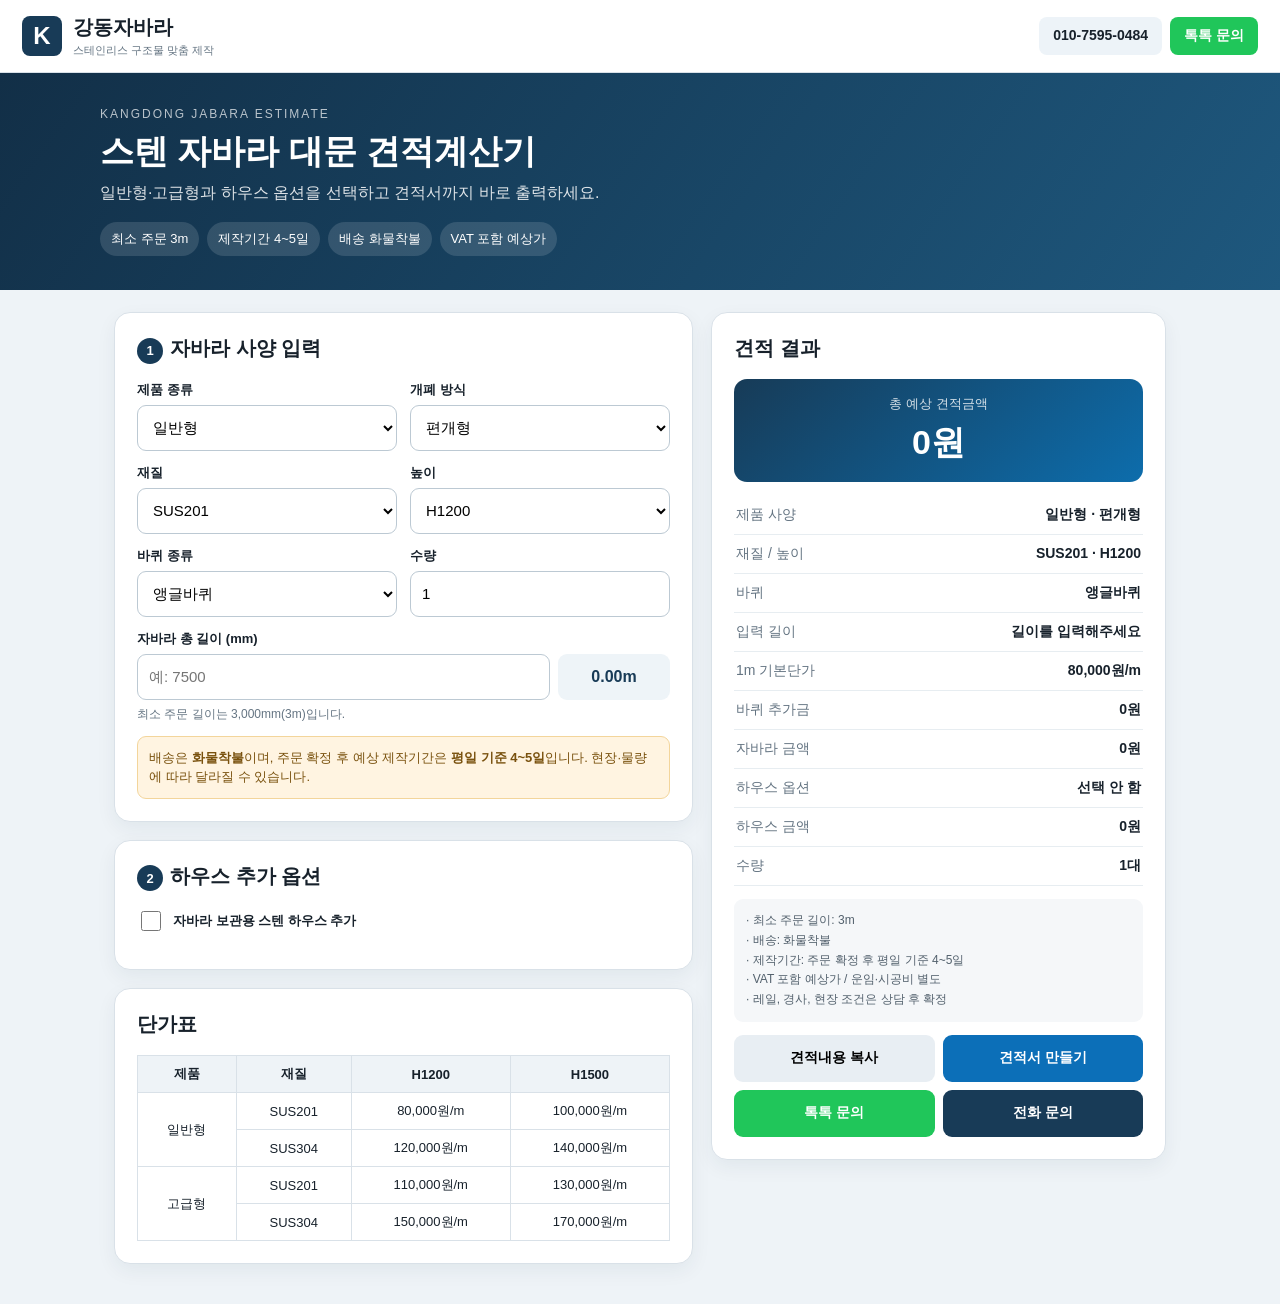
<file: jabara-calculator/index.html>
<!doctype html>
<html lang="ko">
<head>
<meta charset="utf-8">
<meta name="viewport" content="width=device-width,initial-scale=1">
<title>강동자바라 스텐 자바라 대문 견적계산기</title>
<style>
:root{--navy:#183b57;--blue:#0c6fb8;--light:#f4f7fa;--line:#d9e1e8;--text:#17212b;--muted:#647482;--red:#c8392b}
*{box-sizing:border-box} body{margin:0;font-family:Pretendard,"Noto Sans KR",Arial,sans-serif;color:var(--text);background:#eef3f7}
a{text-decoration:none;color:inherit}.top{background:#fff;border-bottom:1px solid var(--line);padding:14px 22px;display:flex;justify-content:space-between;align-items:center}
.brand{display:flex;gap:11px;align-items:center}.mark{width:40px;height:40px;border-radius:8px;background:var(--navy);color:#fff;display:grid;place-items:center;font-size:24px}
.brand strong{display:block;font-size:20px}.brand small{display:block;color:var(--muted);font-size:11px;margin-top:2px}.toplinks{display:flex;gap:8px}.toplinks a{padding:10px 14px;border-radius:8px;font-weight:800;font-size:14px}.phone{background:#edf3f8}.talk{background:#20c65a;color:#fff}
.hero{background:linear-gradient(125deg,#122f47,#1e587e);color:#fff;padding:34px 20px}.hero-inner{max-width:1080px;margin:auto}.eyebrow{font-size:12px;letter-spacing:2px;opacity:.7}.hero h1{font-size:34px;margin:8px 0}.hero p{margin:0;opacity:.86}.badges{display:flex;gap:8px;flex-wrap:wrap;margin-top:18px}.badges span{font-size:13px;background:rgba(255,255,255,.13);padding:8px 11px;border-radius:999px}
.wrap{max-width:1080px;margin:22px auto;padding:0 14px}.layout{display:grid;grid-template-columns:1.12fr .88fr;gap:18px}.card{background:#fff;border:1px solid var(--line);border-radius:16px;padding:22px;box-shadow:0 7px 20px rgba(18,47,71,.06);margin-bottom:18px}
.card h2{font-size:20px;margin:0 0 17px}.step{display:inline-grid;place-items:center;width:26px;height:26px;background:var(--navy);color:#fff;border-radius:50%;font-size:13px;margin-right:7px}
.formgrid{display:grid;grid-template-columns:1fr 1fr;gap:13px}.field.full{grid-column:1/-1}label{display:block;font-size:13px;font-weight:800;margin-bottom:6px}
select,input{width:100%;height:46px;border:1px solid #bcc9d3;border-radius:9px;padding:0 11px;font-size:15px;background:#fff}
.inline{display:grid;grid-template-columns:1fr 112px;gap:8px}.meter{height:46px;border-radius:9px;background:#eef4f8;display:grid;place-items:center;font-weight:900;color:var(--navy)}
.help{font-size:12px;color:var(--muted);line-height:1.5;margin-top:5px}.warn{background:#fff4e1;border:1px solid #f3d59b;color:#79510d;padding:11px;border-radius:9px;font-size:13px;line-height:1.5;margin-top:13px}
.switch{display:flex;align-items:center;gap:9px;margin:4px 0 13px}.switch input{width:20px;height:20px}.housebox{display:none;padding:14px;border-radius:11px;background:#f5f8fb;border:1px solid var(--line)}
.result-main{text-align:center;padding:16px;border-radius:13px;background:linear-gradient(140deg,#173b57,#0d6dac);color:#fff}.result-main span{display:block;font-size:13px;opacity:.82}.result-main strong{display:block;font-size:34px;margin-top:7px}
.rows{margin-top:14px}.row{display:flex;justify-content:space-between;gap:12px;padding:10px 2px;border-bottom:1px solid #e7edf1;font-size:14px}.row span:first-child{color:var(--muted)}.row b{text-align:right}
.notice{margin-top:13px;padding:12px;background:#f5f7f9;border-radius:9px;font-size:12px;line-height:1.65;color:#53616d}
.buttons{display:grid;grid-template-columns:1fr 1fr;gap:8px;margin-top:13px}.btn{height:47px;border:0;border-radius:9px;font-size:14px;font-weight:900;cursor:pointer;display:flex;align-items:center;justify-content:center}.primary{background:var(--blue);color:#fff}.dark{background:var(--navy);color:#fff}.light{background:#e8eef3}.green{background:#20c65a;color:#fff}
.tablewrap{overflow:auto}table{width:100%;border-collapse:collapse;font-size:13px}th,td{padding:9px;border:1px solid var(--line);text-align:center}th{background:#eef3f7}
.quote-modal{position:fixed;inset:0;background:rgba(0,0,0,.62);z-index:50;display:none;padding:18px;overflow:auto}.quote-sheet{max-width:820px;margin:auto;background:#fff;padding:35px;min-height:1000px}
.q-head{display:flex;justify-content:space-between;border-bottom:3px solid #1d3d56;padding-bottom:18px}.q-head h1{font-size:30px;letter-spacing:10px;margin:13px 0 0}.q-company{text-align:right;font-size:12px;line-height:1.65}.q-info{display:grid;grid-template-columns:1fr 1fr;gap:18px;margin:20px 0}.q-box{border:1px solid #bbb}.q-box div{display:grid;grid-template-columns:110px 1fr;border-bottom:1px solid #ddd;min-height:36px}.q-box div:last-child{border-bottom:0}.q-box span{background:#f1f3f5;padding:9px;font-weight:800}.q-box b,.q-box input{padding:9px;border:0;height:auto;font-weight:500}
.q-total{text-align:right;font-size:21px;font-weight:900;margin:18px 0}.q-terms{font-size:13px;line-height:1.8;margin-top:18px;border:1px solid #ccc;padding:14px}.modal-actions{max-width:820px;margin:10px auto;display:flex;gap:8px;justify-content:flex-end}.modal-actions button{padding:12px 18px;border:0;border-radius:8px;font-weight:900;cursor:pointer}
@media(max-width:820px){.layout{grid-template-columns:1fr}.hero h1{font-size:28px}.top{padding:11px}.brand small{display:none}.toplinks .phone{display:none}.quote-sheet{padding:18px}.q-info{grid-template-columns:1fr}.q-head h1{font-size:24px;letter-spacing:4px}}
@media print{body>*:not(.quote-modal){display:none!important}.quote-modal{position:static;display:block!important;background:#fff;padding:0}.quote-sheet{max-width:none;margin:0;padding:12mm;min-height:auto}.modal-actions{display:none}.quote-sheet input{border:0}.q-company{font-size:11px}}
</style>
</head>
<body>
<header class="top">
  <div class="brand"><b class="mark">K</b><span><strong>강동자바라</strong><small>스테인리스 구조물 맞춤 제작</small></span></div>
  <div class="toplinks"><a class="phone" href="tel:01075950484">010-7595-0484</a><a class="talk" href="https://talk.naver.com/ct/w4a85f?frm=psf" target="_blank">톡톡 문의</a></div>
</header>
<section class="hero"><div class="hero-inner">
  <div class="eyebrow">KANGDONG JABARA ESTIMATE</div>
  <h1>스텐 자바라 대문 견적계산기</h1>
  <p>일반형·고급형과 하우스 옵션을 선택하고 견적서까지 바로 출력하세요.</p>
  <div class="badges"><span>최소 주문 3m</span><span>제작기간 4~5일</span><span>배송 화물착불</span><span>VAT 포함 예상가</span></div>
</div></section>

<main class="wrap">
<div class="layout">
<section>
<div class="card">
<h2><span class="step">1</span>자바라 사양 입력</h2>
<div class="formgrid">
  <div class="field"><label>제품 종류</label><select id="type"><option value="normal">일반형</option><option value="premium">고급형</option></select></div>
  <div class="field"><label>개폐 방식</label><select id="openType"><option>편개형</option><option>양개형</option></select></div>
  <div class="field"><label>재질</label><select id="material"><option value="201">SUS201</option><option value="304">SUS304</option></select></div>
  <div class="field"><label>높이</label><select id="height"><option value="1200">H1200</option><option value="1500">H1500</option></select></div>
  <div class="field"><label>바퀴 종류</label><select id="wheel"><option value="angle">앵글바퀴</option><option value="60">60파이 우레탄</option><option value="100">100파이 우레탄 (+5,000원/m)</option></select></div>
  <div class="field"><label>수량</label><input id="qty" type="number" min="1" value="1"></div>
  <div class="field full"><label>자바라 총 길이 (mm)</label><div class="inline"><input id="length" type="number" min="3000" step="10" placeholder="예: 7500"><div class="meter" id="meter">0.00m</div></div><div class="help">최소 주문 길이는 3,000mm(3m)입니다.</div></div>
</div>
<div class="warn">배송은 <b>화물착불</b>이며, 주문 확정 후 예상 제작기간은 <b>평일 기준 4~5일</b>입니다. 현장·물량에 따라 달라질 수 있습니다.</div>
</div>

<div class="card">
<h2><span class="step">2</span>하우스 추가 옵션</h2>
<label class="switch"><input id="houseUse" type="checkbox"> 자바라 보관용 스텐 하우스 추가</label>
<div class="housebox" id="houseBox">
  <div class="formgrid">
    <div class="field"><label>하우스 높이</label><select id="houseHeight"><option value="1350">H1350</option><option value="1650">H1650</option></select></div>
    <div class="field"><label>하우스 재질</label><select id="houseMaterial"><option value="201">SUS201</option><option value="304">SUS304</option></select></div>
  </div>
  <div class="help" id="houseGuide">입력 길이에 맞춰 하우스 깊이 구간과 가격이 자동 적용됩니다.</div>
</div>
</div>

<div class="card">
<h2>단가표</h2>
<div class="tablewrap"><table>
<thead><tr><th>제품</th><th>재질</th><th>H1200</th><th>H1500</th></tr></thead>
<tbody>
<tr><td rowspan="2">일반형</td><td>SUS201</td><td>80,000원/m</td><td>100,000원/m</td></tr>
<tr><td>SUS304</td><td>120,000원/m</td><td>140,000원/m</td></tr>
<tr><td rowspan="2">고급형</td><td>SUS201</td><td>110,000원/m</td><td>130,000원/m</td></tr>
<tr><td>SUS304</td><td>150,000원/m</td><td>170,000원/m</td></tr>
</tbody></table></div>
</div>
</section>

<aside>
<div class="card" style="position:sticky;top:14px">
<h2>견적 결과</h2>
<div class="result-main"><span>총 예상 견적금액</span><strong id="total">0원</strong></div>
<div class="rows">
<div class="row"><span>제품 사양</span><b id="rSpec">일반형 · 편개형</b></div>
<div class="row"><span>재질 / 높이</span><b id="rMat">SUS201 · H1200</b></div>
<div class="row"><span>바퀴</span><b id="rWheel">앵글바퀴</b></div>
<div class="row"><span>입력 길이</span><b id="rLength">길이를 입력해주세요</b></div>
<div class="row"><span>1m 기본단가</span><b id="rUnit">0원</b></div>
<div class="row"><span>바퀴 추가금</span><b id="rWheelPrice">0원</b></div>
<div class="row"><span>자바라 금액</span><b id="rGate">0원</b></div>
<div class="row"><span>하우스 옵션</span><b id="rHouseName">선택 안 함</b></div>
<div class="row"><span>하우스 금액</span><b id="rHouse">0원</b></div>
<div class="row"><span>수량</span><b id="rQty">1대</b></div>
</div>
<div class="notice">
· 최소 주문 길이: 3m<br>
· 배송: 화물착불<br>
· 제작기간: 주문 확정 후 평일 기준 4~5일<br>
· VAT 포함 예상가 / 운임·시공비 별도<br>
· 레일, 경사, 현장 조건은 상담 후 확정
</div>
<div class="buttons"><button class="btn light" id="copy">견적내용 복사</button><button class="btn primary" id="quote">견적서 만들기</button><a class="btn green" href="https://talk.naver.com/ct/w4a85f?frm=psf" target="_blank">톡톡 문의</a><a class="btn dark" href="tel:01075950484">전화 문의</a></div>
</div>
</aside>
</div>
</main>

<div class="quote-modal" id="modal">
<div class="quote-sheet">
  <div class="q-head">
    <div><div style="font-weight:900;font-size:20px;color:#173b57">강동자바라</div><h1>견 적 서</h1></div>
    <div class="q-company"><b>(주)강동자바라</b><br>사업자등록번호 221-81-49797<br>경기도 광주시 곤지암읍 구수동길 1-26<br>담당 010-7595-0484</div>
  </div>
  <div class="q-info">
    <div class="q-box">
      <div><span>견적번호</span><b id="qNo"></b></div>
      <div><span>견적일자</span><b id="qDate"></b></div>
      <div><span>유효기간</span><b>견적일로부터 7일</b></div>
    </div>
    <div class="q-box">
      <div><span>수신</span><input id="customer" placeholder="고객명 또는 업체명"></div>
      <div><span>연락처</span><input id="customerPhone" placeholder="연락처"></div>
      <div><span>담당자</span><b>강동자바라</b></div>
    </div>
  </div>
  <table>
    <thead><tr><th>품목</th><th>규격 및 사양</th><th>수량</th><th>단가</th><th>공급가액</th></tr></thead>
    <tbody id="qBody"></tbody>
  </table>
  <div class="q-total">합계금액(VAT 포함): <span id="qTotal"></span></div>
  <div class="q-terms">
    <b>거래 조건</b><br>
    1. 최소 주문 길이는 3m입니다.<br>
    2. 배송비는 화물착불이며 지역 및 화물 크기에 따라 운임이 달라집니다.<br>
    3. 예상 제작기간은 주문 확정 및 결제 후 평일 기준 4~5일입니다.<br>
    4. 레일, 경사, 설치·시공비 및 현장 특수조건은 별도 견적입니다.<br>
    5. 본 견적은 입력 사양을 기준으로 한 예상 견적이며 최종 제작 전 담당자 확인이 필요합니다.
  </div>
  <div style="text-align:center;margin-top:50px;font-size:18px;font-weight:900">위와 같이 견적합니다.</div>
</div>
<div class="modal-actions"><button onclick="closeQuote()">닫기</button><button style="background:#173b57;color:#fff" onclick="window.print()">PDF 저장 / 인쇄</button></div>
</div>

<script>
const PRICES={
 normal:{201:{1200:80000,1500:100000},304:{1200:120000,1500:140000}},
 premium:{201:{1200:110000,1500:130000},304:{1200:150000,1500:170000}}
};
const HOUSE={
 1350:{201:[250000,350000,450000,500000,600000],304:[300000,450000,550000,600000,700000]},
 1650:{201:[300000,450000,550000,600000,700000],304:[350000,500000,600000,650000,750000]}
};
const HOUSE_LABELS=["3~7.5m / 깊이 1000mm","8.5~10m / 깊이 1300mm","11~13m / 깊이 1700mm","14~16m / 깊이 2000mm","17~20m / 별도 확인"];
const $=id=>document.getElementById(id);
const won=n=>(Math.round(n)||0).toLocaleString("ko-KR")+"원";
function houseIndex(m){if(m<=7.5)return 0;if(m<=10)return 1;if(m<=13)return 2;if(m<=16)return 3;if(m<=20)return 4;return -1}
function calc(){
 const type=$("type").value, open=$("openType").value, mat=$("material").value, h=$("height").value;
 const wheel=$("wheel").value, mm=Number($("length").value)||0, m=mm/1000, qty=Math.max(1,Number($("qty").value)||1);
 $("meter").textContent=m.toFixed(2)+"m";
 const valid=m>=3;
 const unit=PRICES[type][mat][h], wheelPerM=wheel==="100"?5000:0;
 const gateOne=valid?(unit+wheelPerM)*m:0;
 let housePrice=0, houseLabel="선택 안 함", hi=-1;
 if($("houseUse").checked && valid){
   hi=houseIndex(m);
   if(hi>=0){const hh=$("houseHeight").value, hm=$("houseMaterial").value; housePrice=HOUSE[hh][hm][hi];houseLabel=`H${hh} · SUS${hm} · ${HOUSE_LABELS[hi]}`;}
   else houseLabel="20m 초과 · 별도 문의";
 }
 const total=(gateOne+housePrice)*qty;
 $("rSpec").textContent=(type==="normal"?"일반형":"고급형")+" · "+open;
 $("rMat").textContent="SUS"+mat+" · H"+h;
 $("rWheel").textContent=wheel==="angle"?"앵글바퀴":wheel+"파이 우레탄";
 $("rLength").textContent=valid?mm.toLocaleString()+"mm ("+m.toFixed(2)+"m)":(mm?"최소 3,000mm 이상 입력":"길이를 입력해주세요");
 $("rUnit").textContent=won(unit)+"/m";
 $("rWheelPrice").textContent=won(valid?wheelPerM*m:0);
 $("rGate").textContent=won(gateOne*qty);
 $("rHouseName").textContent=houseLabel;
 $("rHouse").textContent=won(housePrice*qty);
 $("rQty").textContent=qty+"대";
 $("total").textContent=won(total);
 if($("houseUse").checked){
   $("houseGuide").textContent=valid?(hi>=0?"자동 적용: "+HOUSE_LABELS[hi]:"20m 초과는 하우스 별도 문의가 필요합니다."):"길이를 입력하면 하우스 구간이 자동 적용됩니다.";
 }
 return {type,open,mat,h,wheel,mm,m,qty,valid,unit,wheelPerM,gateOne,housePrice,houseLabel,total};
}
["type","openType","material","height","wheel","length","qty","houseHeight","houseMaterial"].forEach(id=>$(id).addEventListener("input",calc));
$("houseUse").addEventListener("change",()=>{$("houseBox").style.display=$("houseUse").checked?"block":"none";calc()});
$("height").addEventListener("change",()=>{$("houseHeight").value=$("height").value==="1200"?"1350":"1650";calc()});
function textQuote(x){
 return `[강동자바라 자바라 대문 예상견적]
제품: ${x.type==="normal"?"일반형":"고급형"} / ${x.open}
재질·높이: SUS${x.mat} / H${x.h}
길이: ${x.mm.toLocaleString()}mm (${x.m.toFixed(2)}m)
바퀴: ${x.wheel==="angle"?"앵글바퀴":x.wheel+"파이 우레탄"}
수량: ${x.qty}대
자바라 금액: ${won(x.gateOne*x.qty)}
하우스: ${x.houseLabel}
하우스 금액: ${won(x.housePrice*x.qty)}
총 예상금액: ${won(x.total)}
배송: 화물착불
제작기간: 주문 확정 후 평일 기준 4~5일
※ VAT 포함 예상가 / 운임·시공비 별도`;
}
$("copy").onclick=async()=>{const x=calc();if(!x.valid)return alert("최소 3,000mm 이상 입력해주세요.");try{await navigator.clipboard.writeText(textQuote(x));alert("견적내용을 복사했습니다.");}catch(e){prompt("아래 내용을 복사해주세요.",textQuote(x));}};
$("quote").onclick=()=>{const x=calc();if(!x.valid)return alert("최소 3,000mm 이상 입력해주세요.");openQuote(x)};
function openQuote(x){
 const d=new Date(), ds=d.toLocaleDateString("ko-KR"), no="KD-"+d.getFullYear()+String(d.getMonth()+1).padStart(2,"0")+String(d.getDate()).padStart(2,"0")+"-"+String(Date.now()).slice(-5);
 $("qNo").textContent=no;$("qDate").textContent=ds;$("qTotal").textContent=won(x.total);
 const wheelName=x.wheel==="angle"?"앵글바퀴":x.wheel+"파이 우레탄";
 let rows=`<tr><td>스텐 자바라 대문</td><td>${x.type==="normal"?"일반형":"고급형"} / ${x.open} / SUS${x.mat} / H${x.h}<br>${x.mm.toLocaleString()}mm (${x.m.toFixed(2)}m) / ${wheelName}</td><td>${x.qty}대</td><td>${won((x.unit+x.wheelPerM)*x.m)}</td><td>${won(x.gateOne*x.qty)}</td></tr>`;
 if(x.housePrice)rows+=`<tr><td>스텐 하우스</td><td>${x.houseLabel}</td><td>${x.qty}개</td><td>${won(x.housePrice)}</td><td>${won(x.housePrice*x.qty)}</td></tr>`;
 $("qBody").innerHTML=rows;$("modal").style.display="block";document.body.style.overflow="hidden";
}
function closeQuote(){$("modal").style.display="none";document.body.style.overflow=""}window.closeQuote=closeQuote;
calc();
</script>
</body>
</html>
</file>
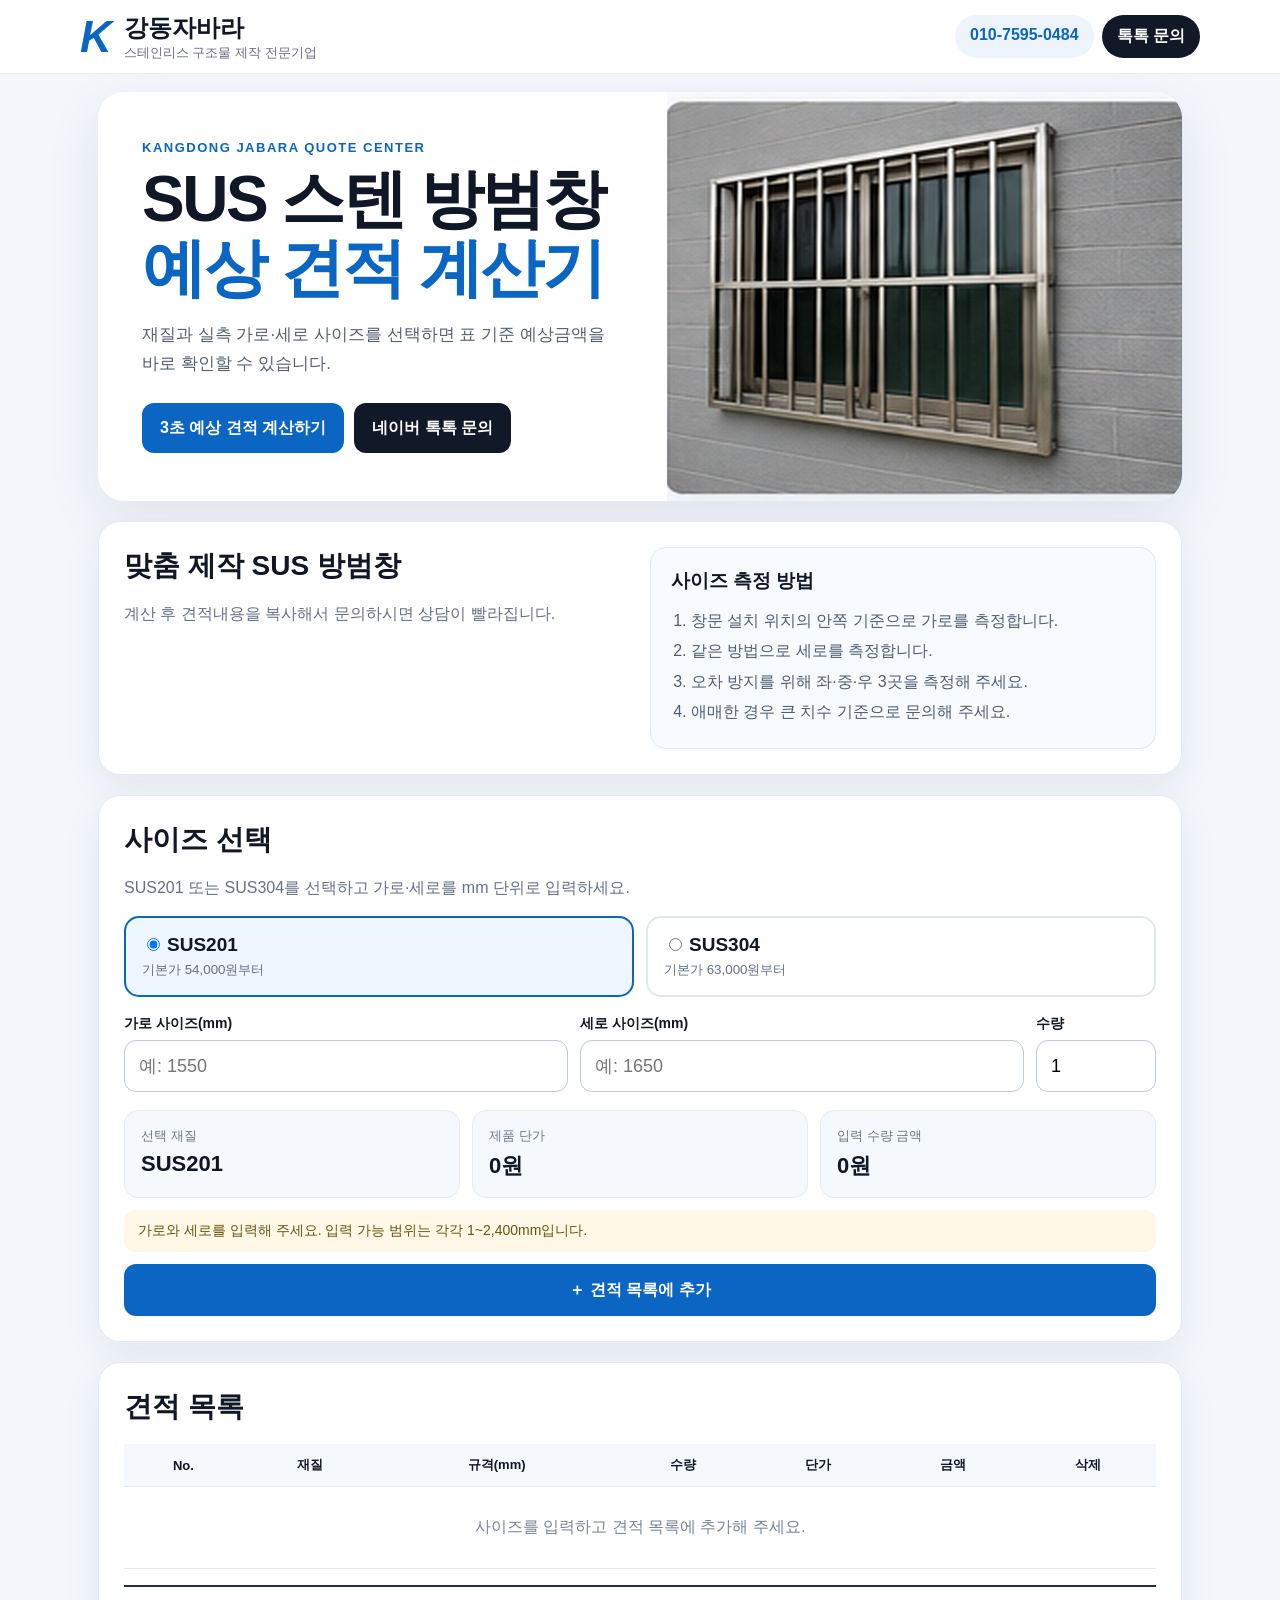
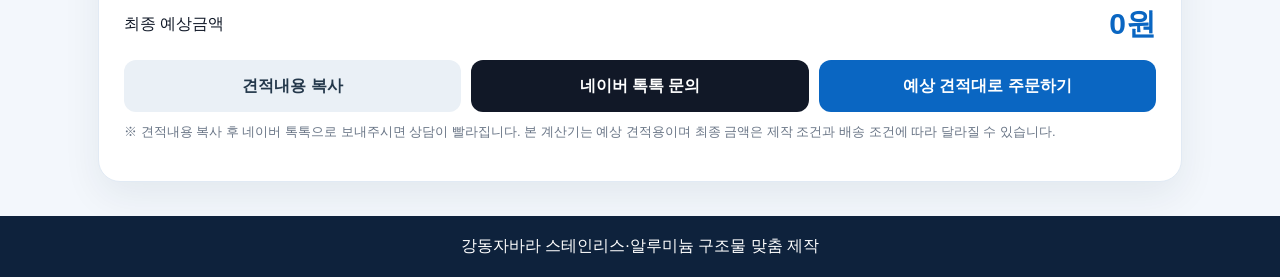
<file: window-guard-table-calculator/index.html>
<!doctype html><html lang="ko"><head><meta charset="utf-8"><meta name="viewport" content="width=device-width,initial-scale=1"><title>강동자바라 SUS 스텐 방범창 견적센터</title><style>
*{box-sizing:border-box}html{scroll-behavior:smooth}body{margin:0;background:#f3f7fc;color:#101827;font-family:Arial,"Malgun Gothic",sans-serif}a{color:inherit}header{height:74px;background:#fff;border-bottom:1px solid #e6ecf4;display:flex;align-items:center;justify-content:space-between;padding:0 max(18px,calc((100vw - 1120px)/2));position:sticky;top:0;z-index:10}.brand{display:flex;align-items:center;gap:12px}.mark{font-size:44px;color:#0a66c2;font-style:italic}.brand strong,.brand small{display:block}.brand strong{font-size:24px}.brand small{color:#667085}nav{display:flex;gap:8px}nav a{padding:11px 15px;border-radius:999px;background:#eef4fb;color:#0a66c2;text-decoration:none;font-weight:900}nav .talk{background:#111827;color:#fff}main{width:min(1120px,100%);margin:auto;padding:18px 18px 34px}.hero{display:grid;grid-template-columns:1.05fr .95fr;background:#fff;border-radius:26px;overflow:hidden;box-shadow:0 18px 55px rgba(18,38,63,.09);min-height:390px}.hero-copy{padding:48px 44px;display:flex;flex-direction:column;justify-content:center}.eyebrow{margin:0 0 10px;color:#0a66c2;font-weight:900;letter-spacing:1.5px;font-size:13px}h1{margin:0;font-size:clamp(40px,5vw,64px);line-height:1.08;letter-spacing:-2.5px}h1 em{display:block;color:#0a66c2;font-style:normal}.lead{margin:18px 0 0;color:#536071;line-height:1.7;font-size:17px}.hero-actions{display:flex;gap:10px;margin-top:24px}.hero-actions a{height:50px;padding:0 18px;border-radius:12px;display:inline-flex;align-items:center;justify-content:center;text-decoration:none;font-weight:900}.primary{background:#0a66c2;color:#fff}.dark{background:#111827;color:#fff}.hero img{width:100%;height:100%;min-height:390px;object-fit:cover}.panel{margin-top:20px;background:#fff;border:1px solid #e1eaf4;border-radius:22px;padding:25px;box-shadow:0 14px 38px rgba(18,38,63,.07)}.panel h2{margin:0 0 6px;font-size:28px}.muted{color:#667085;line-height:1.6}.measure{display:grid;grid-template-columns:1fr 1fr;gap:20px}.guide{background:#f7faff;border:1px solid #dce9f8;border-radius:16px;padding:20px}.guide h3{margin:0 0 12px}.guide ol{margin:0;padding-left:20px;line-height:1.9;color:#4f5e70}.form{display:grid;grid-template-columns:1fr 1fr 120px;gap:12px}label.title{display:block;font-size:14px;font-weight:900;margin-bottom:7px}input[type=number]{width:100%;height:52px;border:1px solid #becadd;border-radius:12px;padding:0 14px;font-size:18px;outline:none}input[type=number]:focus{border-color:#0a66c2;box-shadow:0 0 0 3px rgba(10,102,194,.1)}.materials{display:grid;grid-template-columns:1fr 1fr;gap:12px;margin-bottom:18px}.material{border:2px solid #dfe8f2;border-radius:15px;padding:16px;cursor:pointer;background:#fff}.material.active{border-color:#0a66c2;background:#eef6ff}.material strong{display:block;font-size:19px}.material small{display:block;margin-top:5px;color:#647184}.material input{margin-right:7px}.summary{display:grid;grid-template-columns:repeat(3,1fr);gap:12px;margin-top:18px}.summary>div{background:#f5f8fc;border:1px solid #e4ebf3;border-radius:14px;padding:16px}.summary span{display:block;color:#6b7788;font-size:13px;margin-bottom:6px}.summary strong{font-size:22px}.range{margin-top:12px;padding:12px 14px;border-radius:11px;background:#fff8e6;color:#6a5310;font-size:14px}button,.btn{border:0;height:52px;border-radius:12px;padding:0 18px;font-size:16px;font-weight:900;cursor:pointer;text-decoration:none;display:flex;align-items:center;justify-content:center}.add{width:100%;margin-top:12px;background:#0a66c2;color:#fff}table{width:100%;border-collapse:collapse;margin-top:12px}th,td{border-bottom:1px solid #e5ebf2;padding:12px 8px;text-align:center}th{background:#f5f8fc;font-size:13px}.del{background:none;color:#c62828;height:auto;padding:4px}.empty{color:#788595;padding:30px}.total{display:flex;align-items:center;justify-content:space-between;border-top:2px solid #19334e;margin-top:16px;padding-top:17px}.total strong{font-size:30px;color:#0a66c2}.actions{display:grid;grid-template-columns:1fr 1fr 1fr;gap:10px;margin-top:15px}.secondary{background:#eaf0f6;color:#24384b}.notice{font-size:13px;color:#697586;line-height:1.6;margin-top:10px}footer{background:#0e223c;color:#fff;text-align:center;padding:20px}@media(max-width:850px){.hero{grid-template-columns:1fr}.hero img{height:260px;min-height:260px}.measure{grid-template-columns:1fr}.form{grid-template-columns:1fr 1fr}.form .qty{grid-column:1/-1}.actions{grid-template-columns:1fr}}@media(max-width:600px){header{height:auto;align-items:flex-start;flex-direction:column;gap:10px;padding:12px 15px}nav{width:100%}nav a{flex:1;text-align:center}main{padding:10px 8px 24px}.hero-copy{padding:32px 22px}h1{font-size:42px;letter-spacing:-1.5px}.hero-actions{flex-direction:column}.panel{padding:18px}.materials,.summary{grid-template-columns:1fr}table{font-size:12px}th,td{padding:9px 4px}}
</style></head><body><header><div class="brand"><b class="mark">K</b><span><strong>강동자바라</strong><small>스테인리스 구조물 제작 전문기업</small></span></div><nav><a href="tel:01075950484">010-7595-0484</a><a class="talk" href="https://talk.naver.com/ct/w4a85f?frm=psf" target="_blank">톡톡 문의</a></nav></header><main><section class="hero"><div class="hero-copy"><p class="eyebrow">KANGDONG JABARA QUOTE CENTER</p><h1>SUS 스텐 방범창<em>예상 견적 계산기</em></h1><p class="lead">재질과 실측 가로·세로 사이즈를 선택하면 표 기준 예상금액을 바로 확인할 수 있습니다.</p><div class="hero-actions"><a class="primary" href="#calculator">3초 예상 견적 계산하기</a><a class="dark" href="https://talk.naver.com/ct/w4a85f?frm=psf" target="_blank">네이버 톡톡 문의</a></div></div><img src="stainless-window.jpg" alt="SUS 스텐 방범창 제품 이미지"></section>
<section class="panel measure"><div><h2>맞춤 제작 SUS 방범창</h2><p class="muted">계산 후 견적내용을 복사해서 문의하시면 상담이 빨라집니다.</p></div><div class="guide"><h3>사이즈 측정 방법</h3><ol><li>창문 설치 위치의 안쪽 기준으로 가로를 측정합니다.</li><li>같은 방법으로 세로를 측정합니다.</li><li>오차 방지를 위해 좌·중·우 3곳을 측정해 주세요.</li><li>애매한 경우 큰 치수 기준으로 문의해 주세요.</li></ol></div></section>
<section class="panel" id="calculator"><h2>사이즈 선택</h2><p class="muted">SUS201 또는 SUS304를 선택하고 가로·세로를 mm 단위로 입력하세요.</p><div class="materials"><label class="material active"><strong><input type="radio" name="mat" value="201" checked>SUS201</strong><small>기본가 54,000원부터</small></label><label class="material"><strong><input type="radio" name="mat" value="304">SUS304</strong><small>기본가 63,000원부터</small></label></div><div class="form"><div><label class="title" for="w">가로 사이즈(mm)</label><input id="w" type="number" min="1" max="2400" placeholder="예: 1550"></div><div><label class="title" for="h">세로 사이즈(mm)</label><input id="h" type="number" min="1" max="2400" placeholder="예: 1650"></div><div class="qty"><label class="title" for="q">수량</label><input id="q" type="number" min="1" value="1"></div></div><div class="summary"><div><span>선택 재질</span><strong id="smat">SUS201</strong></div><div><span>제품 단가</span><strong id="unit">0원</strong></div><div><span>입력 수량 금액</span><strong id="sub">0원</strong></div></div><div class="range" id="range">가로와 세로를 입력해 주세요. 입력 가능 범위는 각각 1~2,400mm입니다.</div><button class="add" id="add">＋ 견적 목록에 추가</button></section>
<section class="panel"><h2>견적 목록</h2><div style="overflow-x:auto"><table><thead><tr><th>No.</th><th>재질</th><th>규격(mm)</th><th>수량</th><th>단가</th><th>금액</th><th>삭제</th></tr></thead><tbody id="rows"><tr><td colspan="7" class="empty">사이즈를 입력하고 견적 목록에 추가해 주세요.</td></tr></tbody></table></div><div class="total"><span>최종 예상금액</span><strong id="total">0원</strong></div><div class="actions"><button class="secondary" id="copy">견적내용 복사</button><a class="btn dark" href="https://talk.naver.com/ct/w4a85f?frm=psf" target="_blank">네이버 톡톡 문의</a><a class="btn primary" href="https://kdjavara.kr/product/테스트-sus-셀프-시공-304스테인리스-방범창-완조립제품-스텐-창문-셀프-설치-맞춤-제작/775/category/52/display/1/" target="_blank">예상 견적대로 주문하기</a></div><p class="notice">※ 견적내용 복사 후 네이버 톡톡으로 보내주시면 상담이 빨라집니다. 본 계산기는 예상 견적용이며 최종 금액은 제작 조건과 배송 조건에 따라 달라질 수 있습니다.</p></section></main><footer>강동자바라 스테인리스·알루미늄 구조물 맞춤 제작</footer><script>
const T={"201":[[54, 60, 66, 72, 78, 84, 90, 96, 102, 108, 114, 120, 126, 132, 138, 144], [60, 67, 73, 80, 87, 93, 100, 107, 113, 120, 127, 133, 140, 147, 153, 160], [66, 73, 81, 88, 95, 103, 110, 117, 125, 132, 139, 147, 154, 161, 169, 176], [72, 80, 88, 96, 104, 112, 120, 128, 136, 144, 152, 160, 168, 176, 184, 192], [78, 87, 95, 104, 113, 121, 130, 139, 147, 156, 165, 173, 182, 191, 199, 208], [84, 93, 103, 112, 121, 131, 140, 149, 159, 168, 177, 187, 196, 205, 215, 224], [90, 100, 110, 120, 130, 140, 150, 160, 170, 180, 190, 200, 210, 220, 230, 240], [96, 107, 117, 128, 139, 149, 160, 171, 181, 192, 203, 213, 224, 235, 245, 256], [102, 113, 125, 136, 147, 159, 170, 181, 193, 204, 215, 227, 238, 249, 261, 272], [108, 120, 132, 144, 156, 168, 180, 192, 204, 216, 228, 240, 252, 264, 276, 288], [114, 127, 139, 152, 165, 177, 190, 203, 215, 228, 241, 253, 266, 279, 291, 304], [120, 133, 147, 160, 173, 187, 200, 213, 227, 240, 253, 267, 280, 293, 307, 320], [126, 140, 154, 168, 182, 196, 210, 224, 238, 252, 266, 280, 294, 308, 322, 336], [132, 147, 161, 176, 191, 205, 220, 235, 249, 264, 279, 293, 308, 323, 337, 352], [138, 153, 169, 184, 199, 215, 230, 245, 261, 276, 291, 307, 322, 337, 353, 368], [144, 160, 176, 192, 208, 224, 240, 256, 272, 288, 304, 320, 336, 352, 368, 384]],"304":[[63, 70, 77, 84, 91, 98, 105, 112, 119, 126, 133, 140, 147, 154, 161, 168], [70, 78, 86, 93, 101, 109, 117, 124, 132, 140, 148, 156, 163, 171, 179, 187], [77, 86, 94, 103, 111, 120, 128, 137, 145, 154, 163, 171, 180, 188, 197, 205], [84, 93, 103, 112, 121, 131, 140, 149, 159, 168, 177, 187, 196, 205, 215, 224], [91, 101, 111, 121, 131, 142, 152, 162, 172, 182, 192, 202, 212, 222, 233, 243], [98, 109, 120, 131, 142, 152, 163, 174, 185, 196, 207, 218, 229, 240, 250, 261], [105, 117, 128, 140, 152, 163, 175, 187, 198, 210, 222, 233, 245, 257, 268, 280], [112, 124, 137, 149, 162, 174, 187, 199, 212, 224, 236, 249, 261, 274, 286, 299], [119, 132, 145, 159, 172, 185, 198, 212, 225, 238, 251, 264, 278, 291, 304, 317], [126, 140, 154, 168, 182, 196, 210, 224, 238, 252, 266, 280, 294, 308, 322, 336], [133, 148, 163, 177, 192, 207, 222, 236, 251, 266, 281, 296, 310, 325, 340, 355], [140, 156, 171, 187, 202, 218, 233, 249, 264, 280, 296, 311, 327, 342, 358, 373], [147, 163, 180, 196, 212, 229, 245, 261, 278, 294, 310, 327, 343, 359, 376, 392], [154, 171, 188, 205, 222, 240, 257, 274, 291, 308, 325, 342, 359, 376, 394, 411], [161, 179, 197, 215, 233, 250, 268, 286, 304, 322, 340, 358, 376, 394, 411, 429], [168, 187, 205, 224, 243, 261, 280, 299, 317, 336, 355, 373, 392, 411, 429, 448]]};let items=[];const $=x=>document.getElementById(x),money=n=>Number(n||0).toLocaleString('ko-KR')+'원';function mat(){return document.querySelector('input[name=mat]:checked').value}function ix(v){if(!Number.isFinite(v)||v<1||v>2400)return-1;return v<=900?0:Math.ceil((v-900)/100)}function price(m,w,h){let c=ix(w),r=ix(h);return c<0||r<0?null:T[m][r][c]*1000}function cur(){let m=mat(),w=+$('w').value,h=+$('h').value,q=Math.max(1,+$('q').value||1),u=price(m,w,h);return{m,w,h,q,u,s:u===null?0:u*q}}function rng(i){return i===0?'1~900':(901+(i-1)*100)+'~'+(900+i*100)}function update(){let x=cur();$('smat').textContent='SUS'+x.m;$('unit').textContent=x.u===null?'계산 불가':money(x.u);$('sub').textContent=x.u===null?'0원':money(x.s);$('range').textContent=!x.w||!x.h?'가로와 세로를 입력해 주세요. 입력 가능 범위는 각각 1~2,400mm입니다.':x.u===null?'가로·세로는 각각 1~2,400mm까지만 계산할 수 있습니다.':'적용 가격표 구간: 가로 '+rng(ix(x.w))+'mm × 세로 '+rng(ix(x.h))+'mm'}function render(){$('rows').innerHTML=items.length?items.map((x,i)=>`<tr><td>${i+1}</td><td>SUS${x.m}</td><td>${x.w.toLocaleString()} × ${x.h.toLocaleString()}</td><td>${x.q}</td><td>${money(x.u)}</td><td><b>${money(x.s)}</b></td><td><button class="del" onclick="removeItem(${i})">삭제</button></td></tr>`).join(''):'<tr><td colspan="7" class="empty">사이즈를 입력하고 견적 목록에 추가해 주세요.</td></tr>';$('total').textContent=money(items.reduce((a,x)=>a+x.s,0))}window.removeItem=i=>{items.splice(i,1);render()};document.querySelectorAll('input[name=mat]').forEach(e=>e.onchange=()=>{document.querySelectorAll('.material').forEach(x=>x.classList.remove('active'));e.closest('.material').classList.add('active');update()});['w','h','q'].forEach(x=>$(x).oninput=update);$('add').onclick=()=>{let x=cur();if(!x.w||!x.h)return alert('가로와 세로를 입력해 주세요.');if(x.u===null)return alert('가로·세로는 각각 1~2,400mm 범위로 입력해 주세요.');items.push(x);render()};$('copy').onclick=async()=>{if(!items.length)return alert('먼저 견적 목록을 추가해 주세요.');let lines=['[강동자바라 SUS 스텐 방범창 예상견적]'];items.forEach((x,i)=>lines.push(`${i+1}. SUS${x.m} / ${x.w}×${x.h}mm / ${x.q}개 / ${money(x.s)}`));lines.push('총 예상금액: '+money(items.reduce((a,x)=>a+x.s,0)));lines.push('※ 최종금액은 제작·배송 조건 확인 후 확정');let text=lines.join('
');try{await navigator.clipboard.writeText(text);alert('견적내용을 복사했습니다.')}catch(e){prompt('아래 내용을 복사해 주세요.',text)}};update();render();
</script></body></html>
</file>
